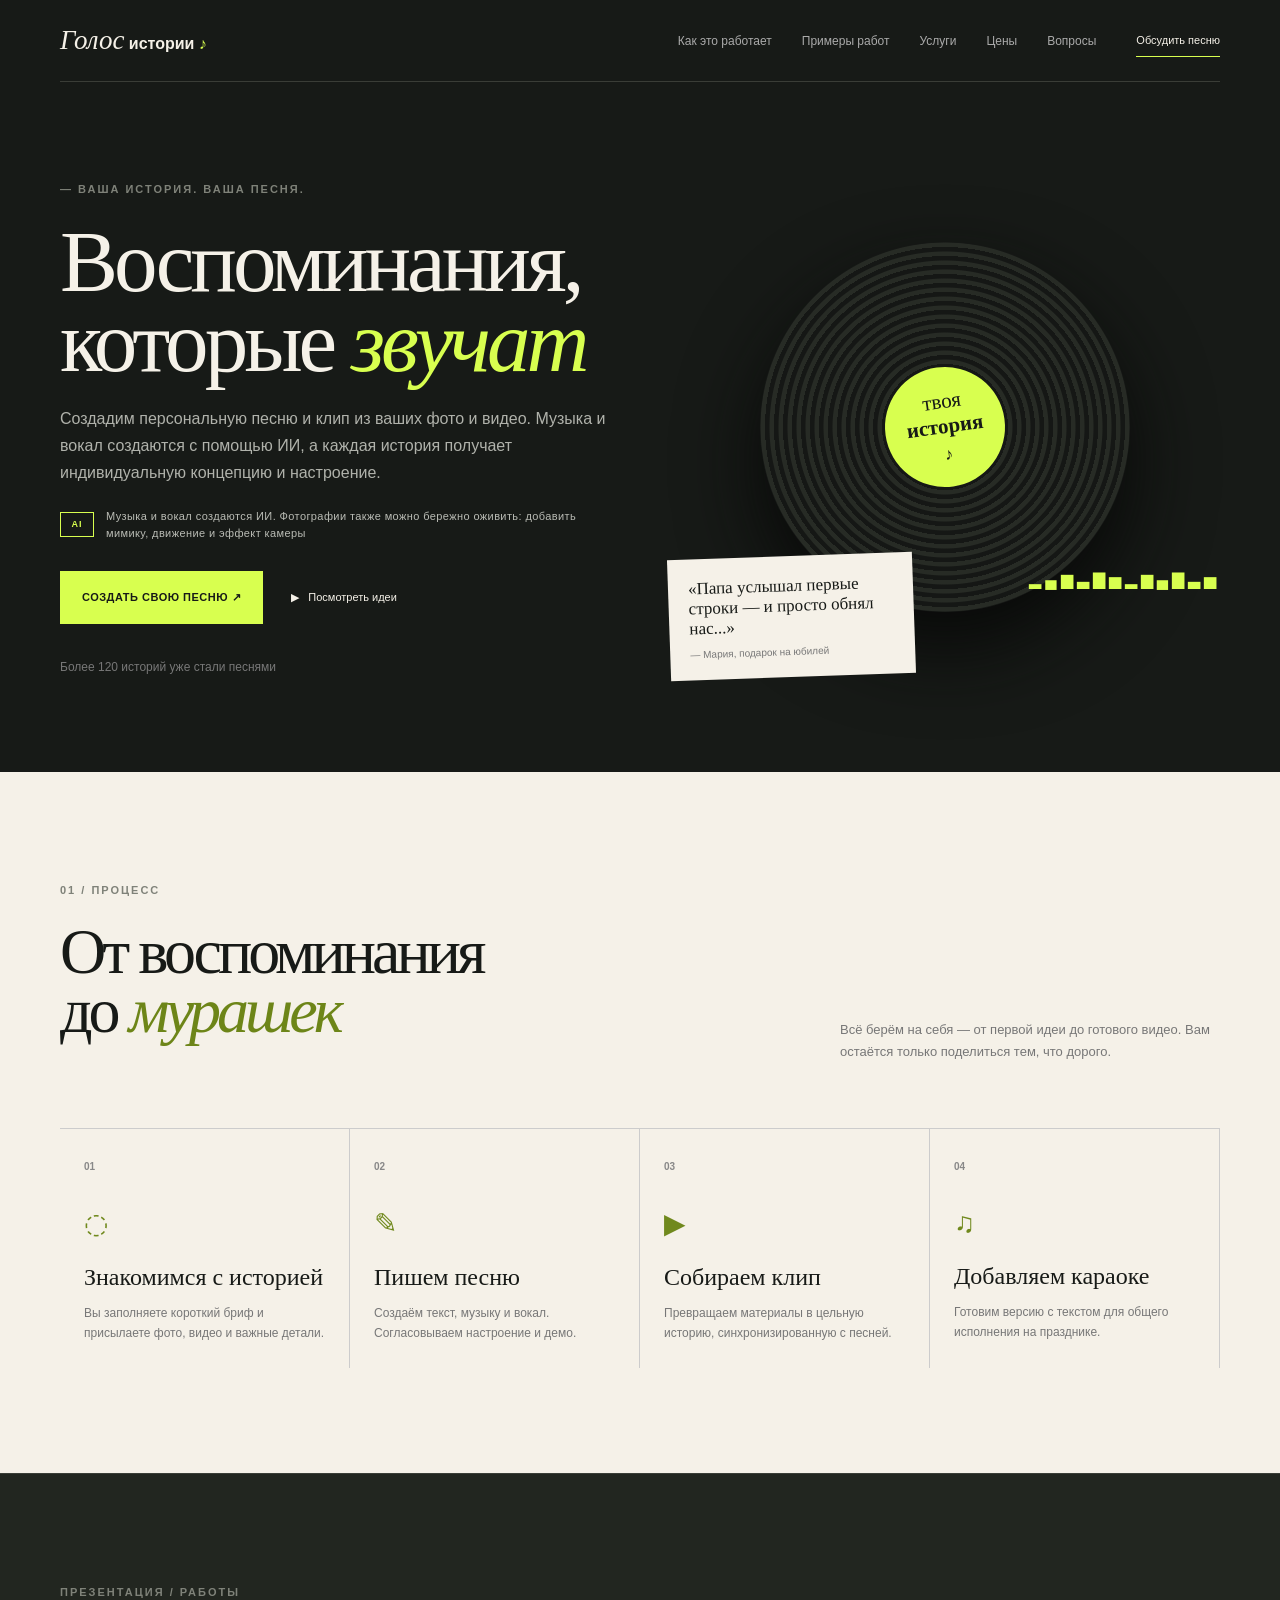
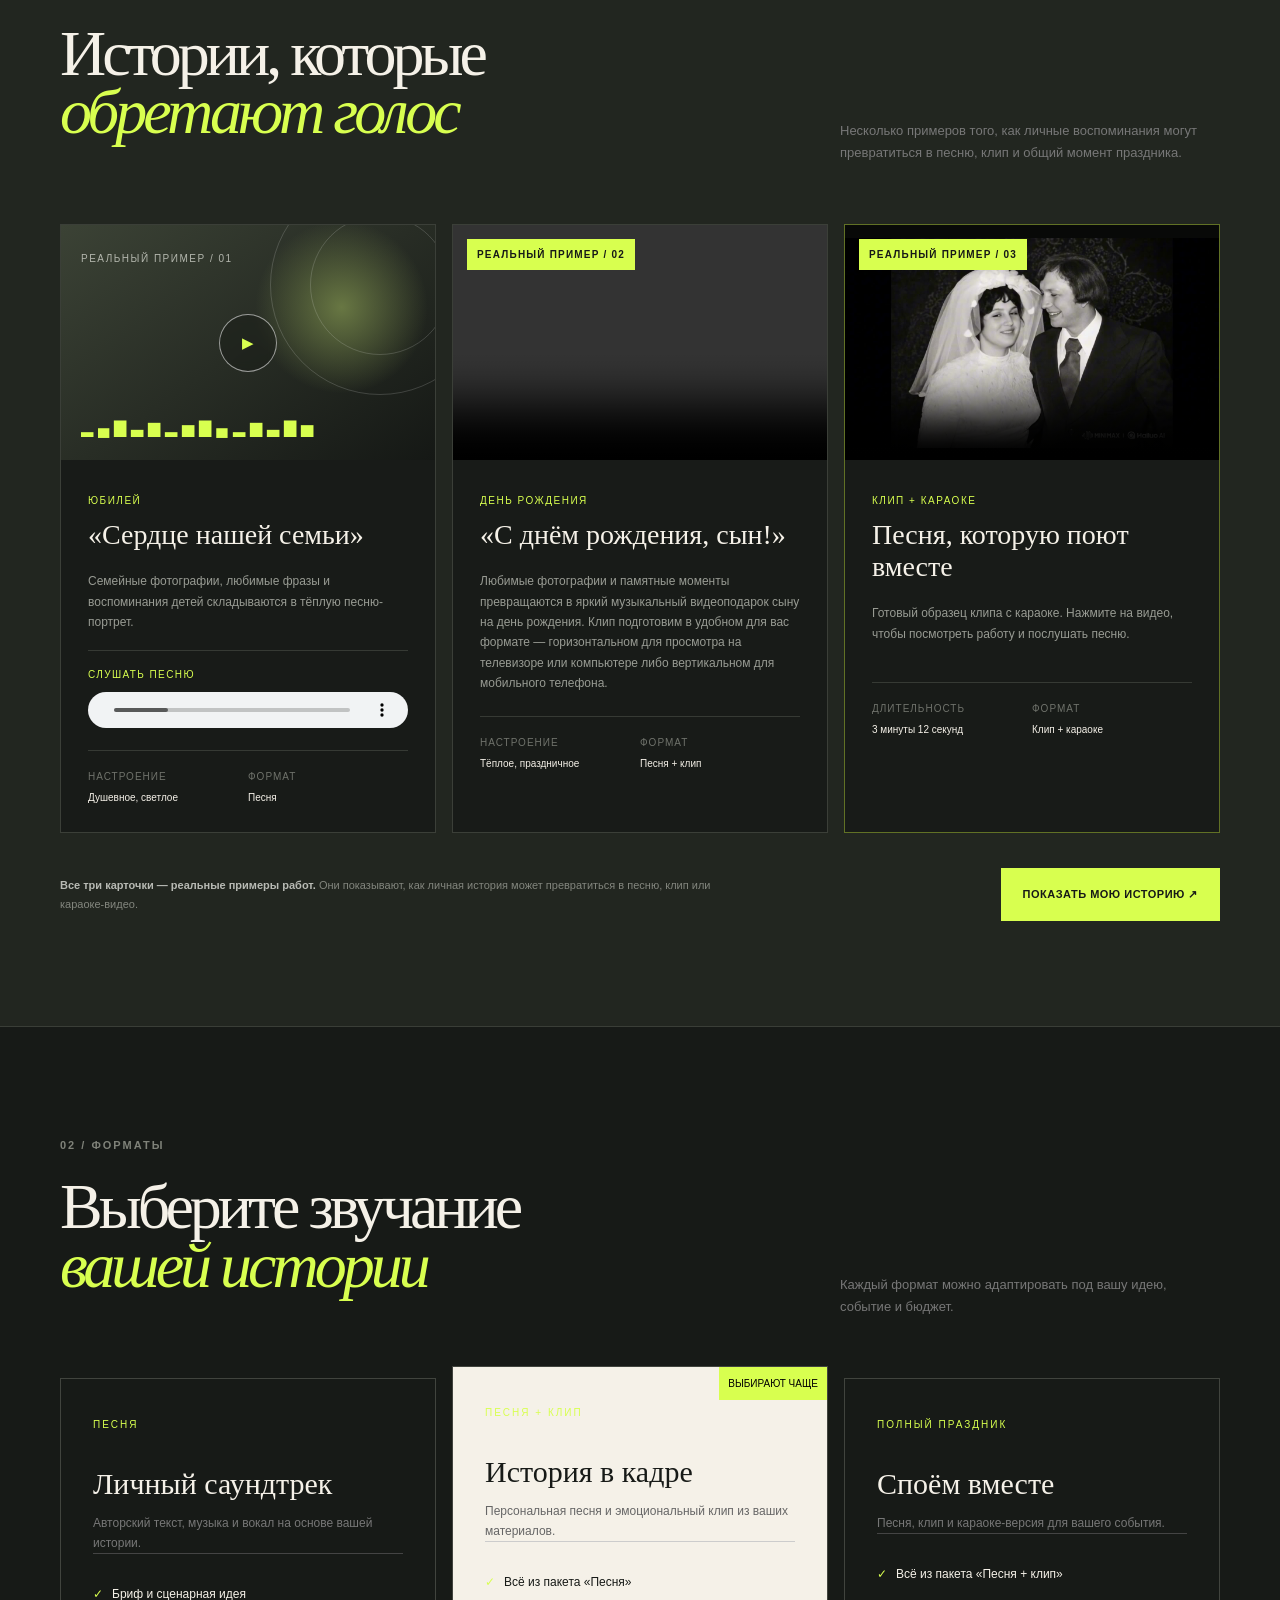
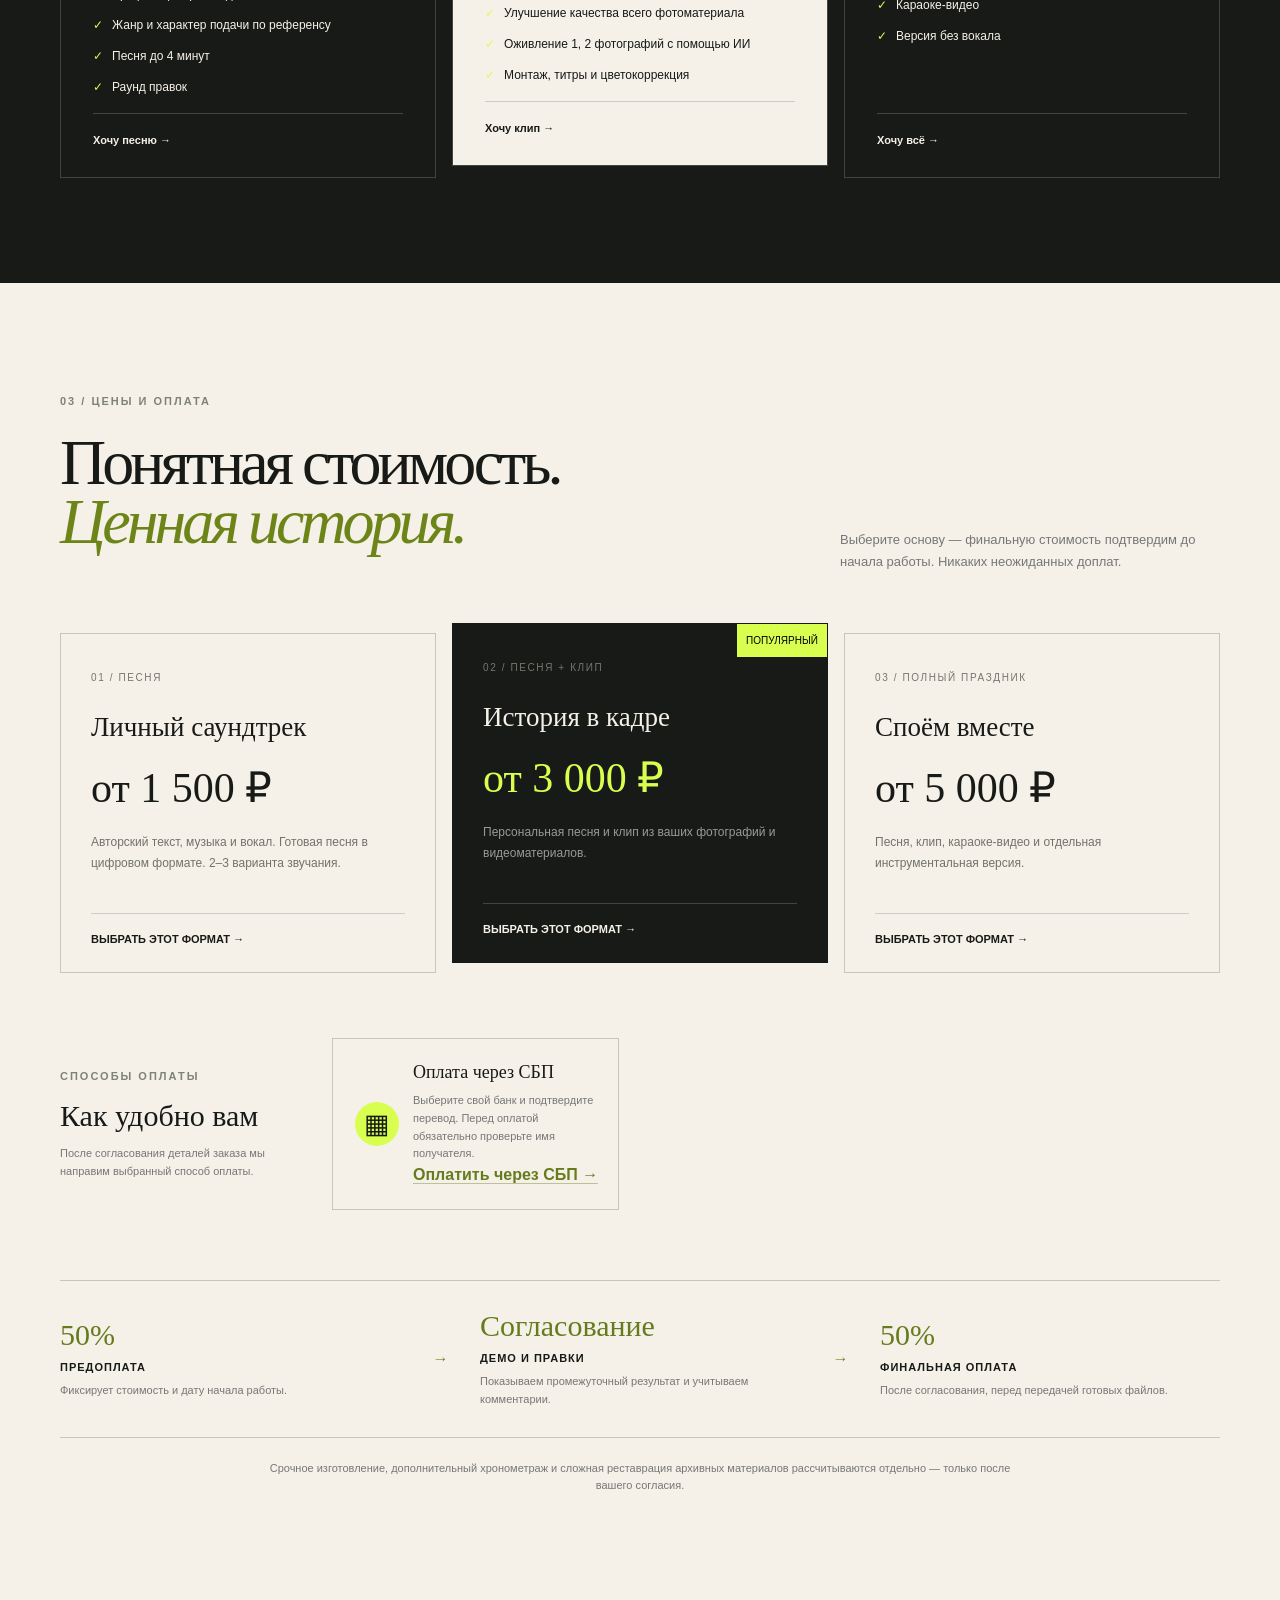
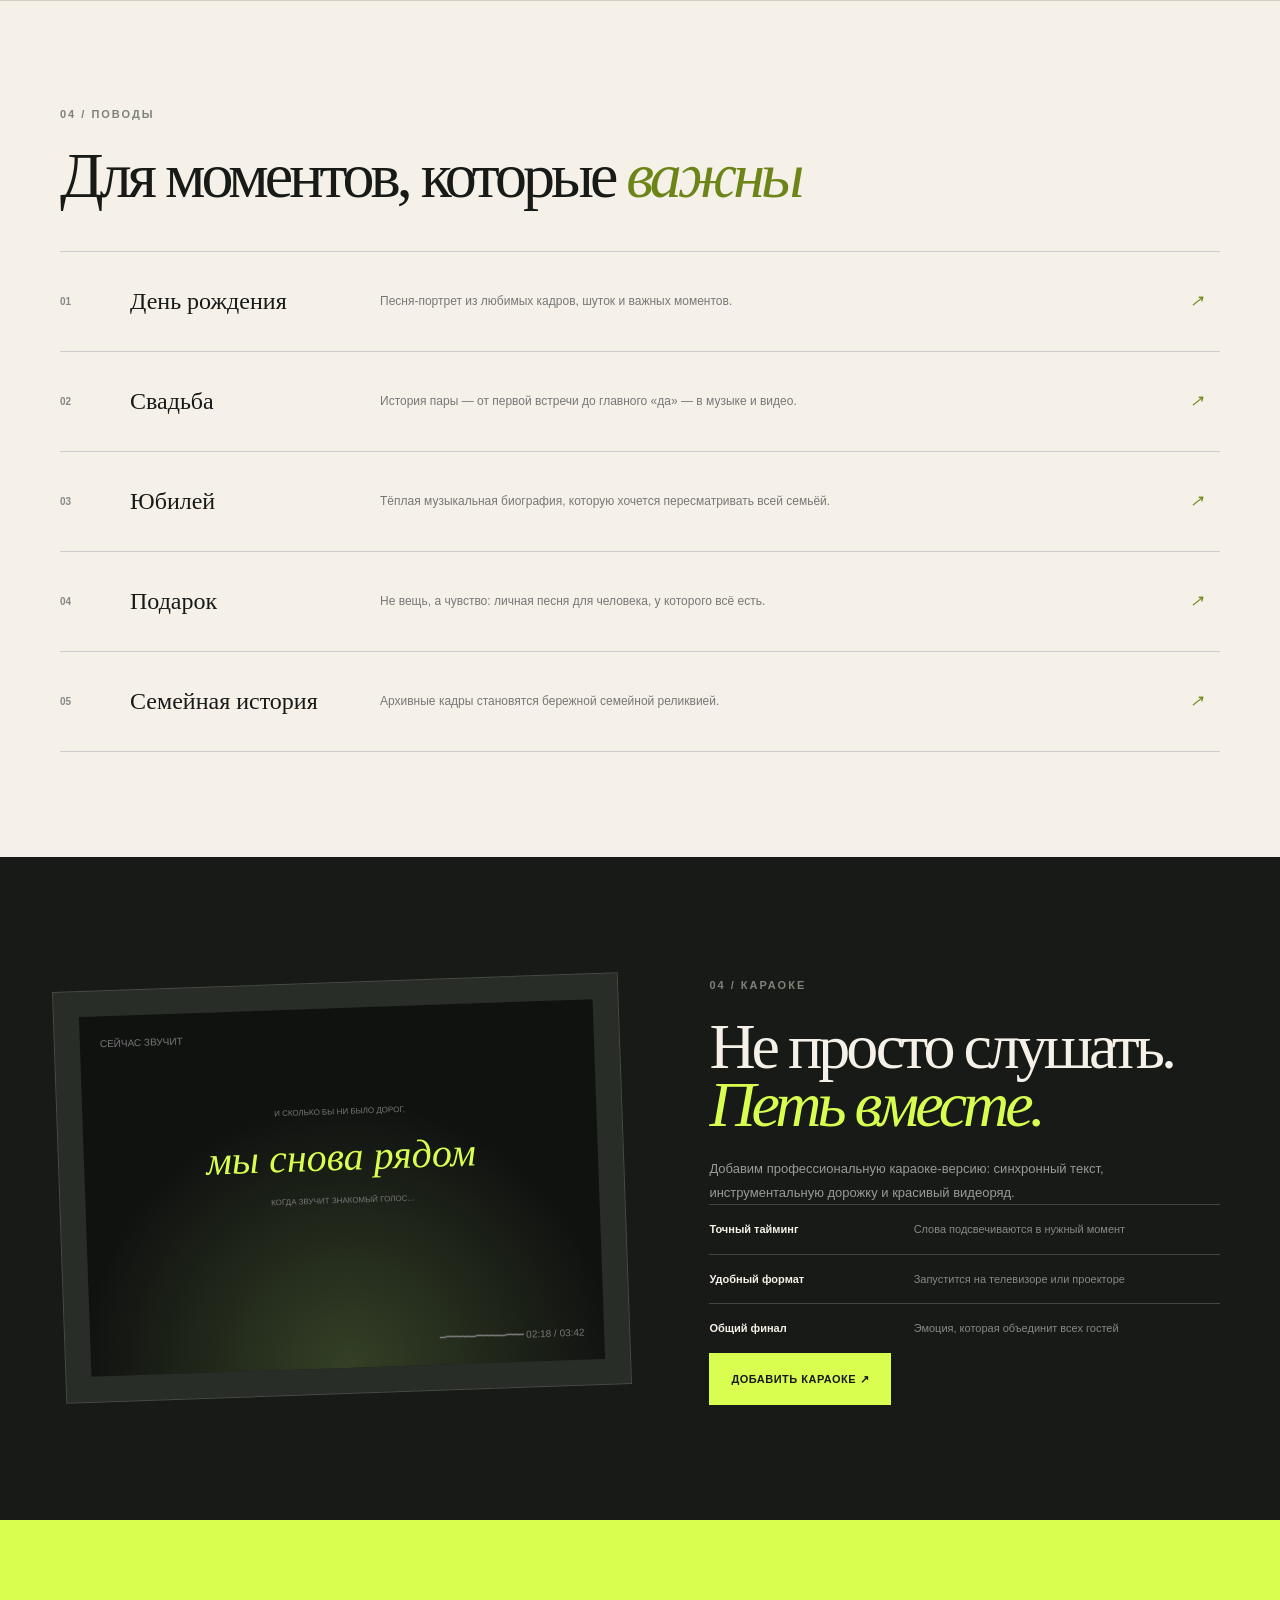
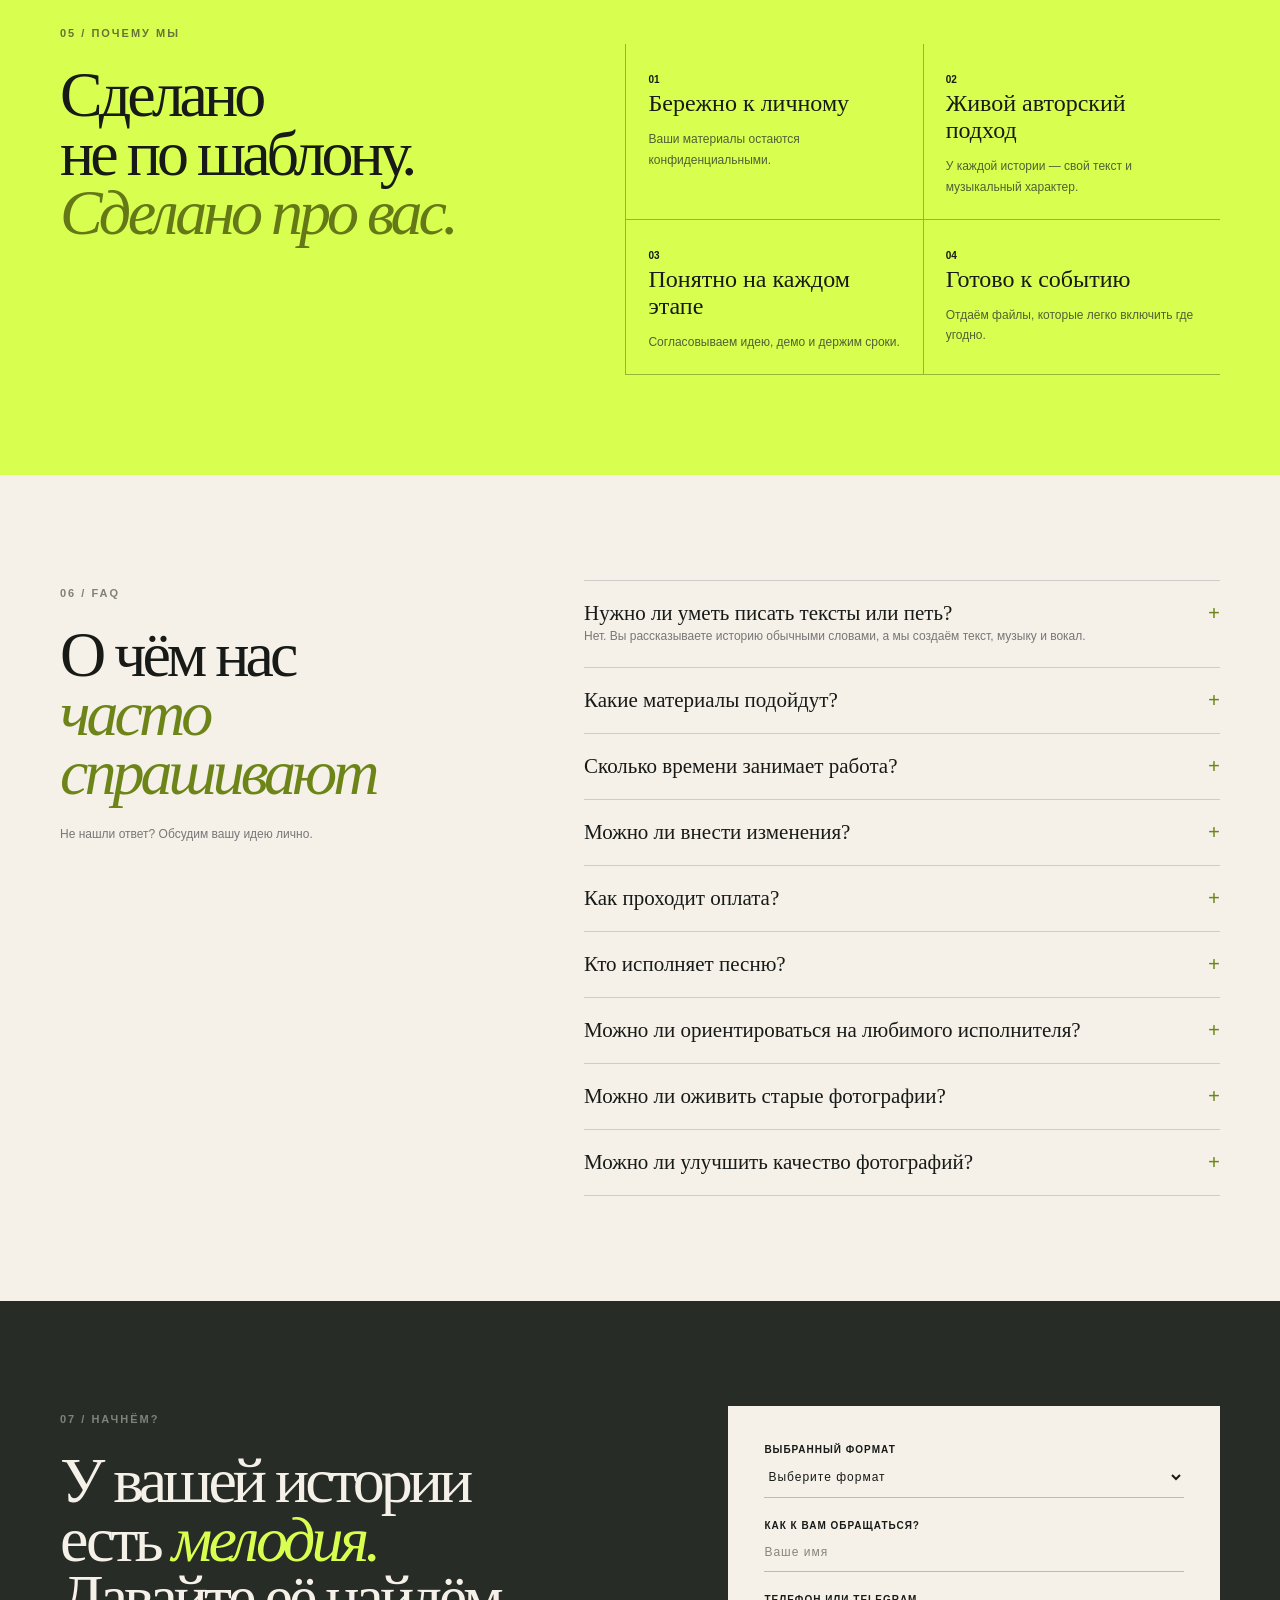
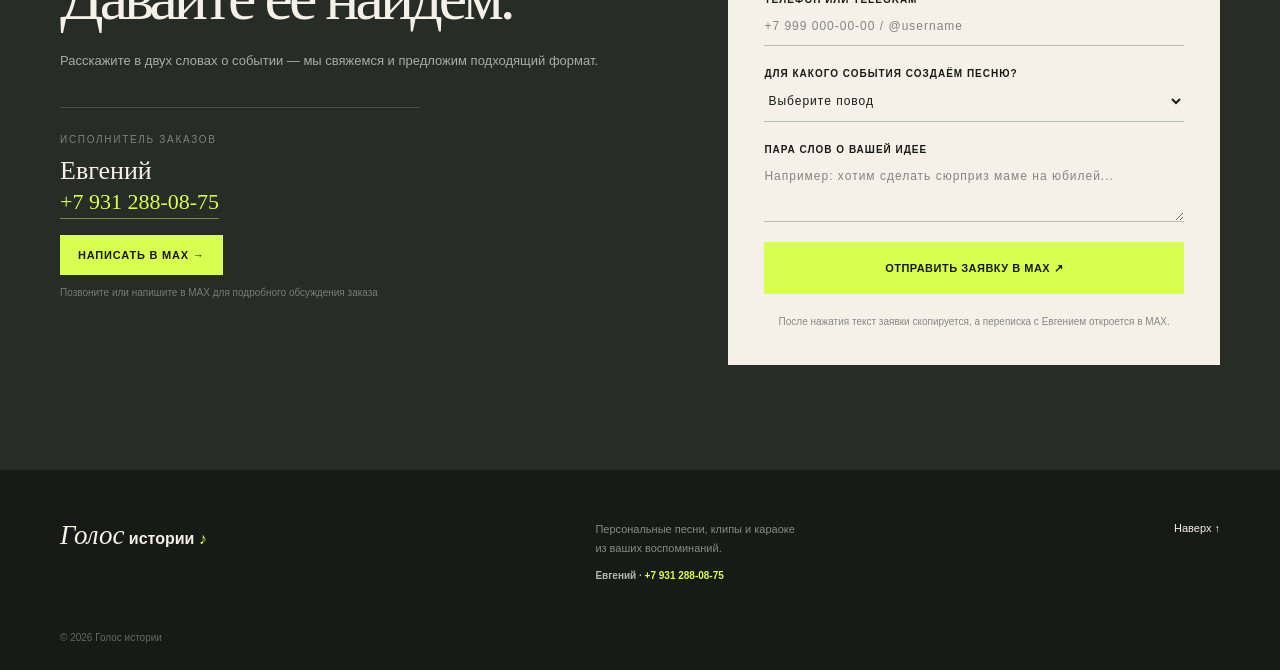
<file: index.html>
<!doctype html>
<html lang="ru">
<head>
  <meta charset="utf-8">
  <meta name="viewport" content="width=device-width,initial-scale=1,viewport-fit=cover">
  <!-- Yandex.Metrika counter -->
  <script>
  (function(m,e,t,r,i,k,a){
    m[i]=m[i]||function(){(m[i].a=m[i].a||[]).push(arguments)};
    m[i].l=1*new Date();
    for(var j=0;j<document.scripts.length;j++){if(document.scripts[j].src===r){return;}}
    k=e.createElement(t),a=e.getElementsByTagName(t)[0],k.async=1,k.src=r,a.parentNode.insertBefore(k,a);
  })(window,document,'script','https://mc.yandex.ru/metrika/tag.js?id=112213235','ym');
  ym(112213235,'init',{ssr:true,webvisor:true,clickmap:true,ecommerce:'dataLayer',accurateTrackBounce:true,trackLinks:true});
  </script>
  <!-- /Yandex.Metrika counter -->
  <title>Песня на заказ и видеоподарок из фотографий — Голос истории</title>
  <meta name="description" content="Создаём персональные песни, клипы и караоке-видео из ваших фотографий и воспоминаний. Авторский текст, музыка и вокал. Песня на заказ — от 1 500 ₽.">
  <meta name="robots" content="index,follow,max-image-preview:large,max-snippet:-1,max-video-preview:-1">
  <meta name="theme-color" content="#171a17">
  <link rel="canonical" href="https://evgen1008.github.io/KaraokeStudioPro-Pages/">
  <link rel="sitemap" type="application/xml" href="sitemap.xml">
  <meta property="og:type" content="website">
  <meta property="og:locale" content="ru_RU">
  <meta property="og:site_name" content="Голос истории">
  <meta property="og:title" content="Песня на заказ и видеоподарок — Голос истории">
  <meta property="og:description" content="Персональная песня, клип и караоке-видео из ваших фотографий и воспоминаний. От 1 500 ₽.">
  <meta property="og:url" content="https://evgen1008.github.io/KaraokeStudioPro-Pages/">
  <meta property="og:image" content="https://evgen1008.github.io/KaraokeStudioPro-Pages/portfolio-sample.jpg">
  <meta property="og:image:alt" content="Голос истории — персональные песни и видеоподарки">
  <meta name="twitter:card" content="summary_large_image">
  <link rel="stylesheet" href="style.css">
  <script type="application/ld+json">
  {
    "@context": "https://schema.org",
    "@graph": [
      {
        "@type": "WebSite",
        "@id": "https://evgen1008.github.io/KaraokeStudioPro-Pages/#website",
        "url": "https://evgen1008.github.io/KaraokeStudioPro-Pages/",
        "name": "Голос истории",
        "description": "Персональные песни, клипы и караоке-видео из фотографий и воспоминаний.",
        "inLanguage": "ru-RU"
      },
      {
        "@type": "Organization",
        "@id": "https://evgen1008.github.io/KaraokeStudioPro-Pages/#organization",
        "name": "Голос истории",
        "url": "https://evgen1008.github.io/KaraokeStudioPro-Pages/",
        "telephone": "+79312880875",
        "contactPoint": {
          "@type": "ContactPoint",
          "telephone": "+79312880875",
          "contactType": "customer service",
          "availableLanguage": "Russian"
        }
      },
      {
        "@type": "Service",
        "@id": "https://evgen1008.github.io/KaraokeStudioPro-Pages/#service",
        "name": "Персональные песни и видеоподарки на заказ",
        "serviceType": "Создание персональных песен, клипов и караоке-видео",
        "provider": {
          "@id": "https://evgen1008.github.io/KaraokeStudioPro-Pages/#organization"
        },
        "areaServed": {
          "@type": "Country",
          "name": "Россия"
        },
        "offers": {
          "@type": "AggregateOffer",
          "priceCurrency": "RUB",
          "lowPrice": "1500",
          "highPrice": "5000",
          "offerCount": "3"
        }
      }
    ]
  }
  </script>
</head>
<body>
<noscript><div><img src="https://mc.yandex.ru/watch/112213235" style="position:absolute;left:-9999px" alt=""></div></noscript>
<main><header class="nav shell"><a class="logo" href="#top"><i>Голос</i> истории <b>♪</b></a><nav><a href="#how">Как это работает</a><a href="#works">Примеры работ</a><a href="#services">Услуги</a><a href="#pricing">Цены</a><a href="#faq">Вопросы</a></nav><a class="navcta" href="#contact">Обсудить песню</a></header><section class="hero shell" id="top"><div class="heroCopy"><span class="kicker">— ВАША ИСТОРИЯ. ВАША ПЕСНЯ.</span><h1>Воспоминания,<br/>которые <em>звучат</em></h1><p>Создадим персональную песню и клип из ваших фото и видео. Музыка и вокал создаются с помощью ИИ, а каждая история получает индивидуальную концепцию и настроение.</p><div class="aiNote"><b>AI</b><span>Музыка и вокал создаются ИИ. Фотографии также можно бережно оживить: добавить мимику, движение и эффект камеры</span></div><div class="actions"><a class="btn" href="#contact">Создать свою песню ↗</a><a href="#occasions">▶   Посмотреть идеи</a></div><small>Более 120 историй уже стали песнями</small></div><div class="vinyl" aria-hidden="true"><div class="disc"><span>твоя<br/><b>история</b><small>♪</small></span></div><div class="wave">▂▄▆▃▇▅▂▆▄▇▃▅</div><blockquote>«Папа услышал первые строки — и просто обнял нас...»<small>— Мария, подарок на юбилей</small></blockquote></div></section><section class="paper" id="how"><div class="shell"><div class="heading"><div><span class="number">01 / ПРОЦЕСС</span><h2>От воспоминания<br/>до <em>мурашек</em></h2></div><p>Всё берём на себя — от первой идеи до готового видео. Вам остаётся только поделиться тем, что дорого.</p></div><div class="steps"><article><b>01</b><i>◌</i><h3>Знакомимся с историей</h3><p>Вы заполняете короткий бриф и присылаете фото, видео и важные детали.</p></article><article><b>02</b><i>✎</i><h3>Пишем песню</h3><p>Создаём текст, музыку и вокал. Согласовываем настроение и демо.</p></article><article><b>03</b><i>▶</i><h3>Собираем клип</h3><p>Превращаем материалы в цельную историю, синхронизированную с песней.</p></article><article><b>04</b><i>♫</i><h3>Добавляем караоке</h3><p>Готовим версию с текстом для общего исполнения на празднике.</p></article></div></div></section><section class="works" id="works"><div class="shell"><div class="heading dark"><div><span class="number">ПРЕЗЕНТАЦИЯ / РАБОТЫ</span><h2>Истории, которые<br/><em>обретают голос</em></h2></div><p>Несколько примеров того, как личные воспоминания могут превратиться в песню, клип и общий момент праздника.</p></div><div class="workGrid"><article class="workCard workBirthday"><div class="workCover"><span>РЕАЛЬНЫЙ ПРИМЕР / 01</span><button type="button" aria-label="Реальный пример">▶</button><div class="workWave">▂▄▇▃▆▂▅▇▄▂▆▃▇▅</div></div><div class="workInfo"><div><small>ЮБИЛЕЙ</small><h3>«Сердце нашей семьи»</h3></div><p>Семейные фотографии, любимые фразы и воспоминания детей складываются в тёплую песню-портрет.</p><div class="workAudio"><span>СЛУШАТЬ ПЕСНЮ</span><audio controls preload="metadata" src="heart-of-family.mp3">Ваш браузер не поддерживает аудио.</audio></div><dl><div><dt>НАСТРОЕНИЕ</dt><dd>Душевное, светлое</dd></div><div><dt>ФОРМАТ</dt><dd>Песня</dd></div></dl></div></article><article class="workCard workWedding"><div class="realVideo weddingVideo"><video controls preload="metadata"><source src="wedding-sample.mp4" type="video/mp4"/>Ваш браузер не поддерживает видео.</video><span>РЕАЛЬНЫЙ ПРИМЕР / 02</span></div><div class="workInfo"><div><small>ДЕНЬ РОЖДЕНИЯ</small><h3>«С днём рождения, сын!»</h3></div><p>Любимые фотографии и памятные моменты превращаются в яркий музыкальный видеоподарок сыну на день рождения. Клип подготовим в удобном для вас формате — горизонтальном для просмотра на телевизоре или компьютере либо вертикальном для мобильного телефона.</p><dl><div><dt>НАСТРОЕНИЕ</dt><dd>Тёплое, праздничное</dd></div><div><dt>ФОРМАТ</dt><dd>Песня + клип</dd></div></dl></div></article><article class="workCard workReal"><div class="realVideo"><video controls preload="metadata" poster="portfolio-sample.jpg"><source src="portfolio-sample.mp4" type="video/mp4"/>Ваш браузер не поддерживает видео.</video><span>РЕАЛЬНЫЙ ПРИМЕР / 03</span></div><div class="workInfo"><div><small>КЛИП + КАРАОКЕ</small><h3>Песня, которую поют вместе</h3></div><p>Готовый образец клипа с караоке. Нажмите на видео, чтобы посмотреть работу и послушать песню.</p><dl><div><dt>ДЛИТЕЛЬНОСТЬ</dt><dd>3 минуты 12 секунд</dd></div><div><dt>ФОРМАТ</dt><dd>Клип + караоке</dd></div></dl></div></article></div><div class="worksFoot"><p><b>Все три карточки — реальные примеры работ.</b> Они показывают, как личная история может превратиться в песню, клип или караоке-видео.</p><a class="btn" href="#contact">Показать мою историю ↗</a></div></div></section><section class="services shell" id="services"><div class="heading dark"><div><span class="number">02 / ФОРМАТЫ</span><h2>Выберите звучание<br/><em>вашей истории</em></h2></div><p>Каждый формат можно адаптировать под вашу идею, событие и бюджет.</p></div><div class="cards"><article><label>ПЕСНЯ</label><h3>Личный саундтрек</h3><p>Авторский текст, музыка и вокал на основе вашей истории.</p><ul><li>Бриф и сценарная идея</li><li>Жанр и характер подачи по референсу</li><li>Песня до 4 минут</li><li>Раунд правок</li></ul><a href="#contact">Хочу песню →</a></article><article class="chosen"><label>ПЕСНЯ + КЛИП</label><mark>ВЫБИРАЮТ ЧАЩЕ</mark><h3>История в кадре</h3><p>Персональная песня и эмоциональный клип из ваших материалов.</p><ul><li>Всё из пакета «Песня»</li><li>Улучшение качества всего фотоматериала</li><li>Оживление 1, 2 фотографий с помощью ИИ</li><li>Монтаж, титры и цветокоррекция</li></ul><a href="#contact">Хочу клип →</a></article><article><label>ПОЛНЫЙ ПРАЗДНИК</label><h3>Споём вместе</h3><p>Песня, клип и караоке-версия для вашего события.</p><ul><li>Всё из пакета «Песня + клип»</li><li>Караоке-видео</li><li>Версия без вокала</li></ul><a href="#contact">Хочу всё →</a></article></div></section><section class="pricing paper" id="pricing"><div class="shell"><div class="heading"><div><span class="number">03 / ЦЕНЫ И ОПЛАТА</span><h2>Понятная стоимость.<br/><em>Ценная история.</em></h2></div><p>Выберите основу — финальную стоимость подтвердим до начала работы. Никаких неожиданных доплат.</p></div><div class="priceGrid"><article><span>01 / ПЕСНЯ</span><h3>Личный саундтрек</h3><div class="price">от 1 500 ₽</div><p>Авторский текст, музыка и вокал. Готовая песня в цифровом формате. 2–3 варианта звучания.</p><a href="#contact" data-plan="Личный саундтрек — от 1 500 ₽">Выбрать этот формат →</a></article><article class="priceMain"><span>02 / ПЕСНЯ + КЛИП</span><mark>ПОПУЛЯРНЫЙ</mark><h3>История в кадре</h3><div class="price">от 3 000 ₽</div><p>Персональная песня и клип из ваших фотографий и видеоматериалов.</p><a href="#contact" data-plan="История в кадре — от 3 000 ₽">Выбрать этот формат →</a></article><article><span>03 / ПОЛНЫЙ ПРАЗДНИК</span><h3>Споём вместе</h3><div class="price">от 5 000 ₽</div><p>Песня, клип, караоке-видео и отдельная инструментальная версия.</p><a href="#contact" data-plan="Споём вместе — от 5 000 ₽">Выбрать этот формат →</a></article></div><div class="payMethods"><div class="payTitle"><span class="number">СПОСОБЫ ОПЛАТЫ</span><h3>Как удобно вам</h3><p>После согласования деталей заказа мы направим выбранный способ оплаты.</p></div><article><i class="qrMini">▦</i><div><b>Оплата через СБП</b><p>Выберите свой банк и подтвердите перевод. Перед оплатой обязательно проверьте имя получателя.</p><a class="payPhone" href="https://c2c.cbrpay.ru/BS1I003VVVKHDC1O87EBNMRV25IAQJI3" target="_blank" rel="noopener noreferrer" id="sbpPayLink">Оплатить через СБП →</a></div></article></div><div class="payment"><div><b>50%</b><span>Предоплата</span><p>Фиксирует стоимость и дату начала работы.</p></div><i>→</i><div><b>Согласование</b><span>Демо и правки</span><p>Показываем промежуточный результат и учитываем комментарии.</p></div><i>→</i><div><b>50%</b><span>Финальная оплата</span><p>После согласования, перед передачей готовых файлов.</p></div></div><p class="priceNote">Срочное изготовление, дополнительный хронометраж и сложная реставрация архивных материалов рассчитываются отдельно — только после вашего согласия.</p></div></section><section class="paper occasions" id="occasions"><div class="shell"><span class="number">04 / ПОВОДЫ</span><h2>Для моментов, которые <em>важны</em></h2><div class="occasionList"><article><b>01</b><h3>День рождения</h3><p>Песня-портрет из любимых кадров, шуток и важных моментов.</p><i>↗</i></article><article><b>02</b><h3>Свадьба</h3><p>История пары — от первой встречи до главного «да» — в музыке и видео.</p><i>↗</i></article><article><b>03</b><h3>Юбилей</h3><p>Тёплая музыкальная биография, которую хочется пересматривать всей семьёй.</p><i>↗</i></article><article><b>04</b><h3>Подарок</h3><p>Не вещь, а чувство: личная песня для человека, у которого всё есть.</p><i>↗</i></article><article><b>05</b><h3>Семейная история</h3><p>Архивные кадры становятся бережной семейной реликвией.</p><i>↗</i></article></div></div></section><section class="karaoke shell"><div class="screen"><span>СЕЙЧАС ЗВУЧИТ</span><div><small>И СКОЛЬКО БЫ НИ БЫЛО ДОРОГ,</small><strong>мы снова рядом</strong><small>КОГДА ЗВУЧИТ ЗНАКОМЫЙ ГОЛОС...</small></div><footer>━━━━━━━━━━━━━━ 02:18 / 03:42</footer></div><div><span class="number">04 / КАРАОКЕ</span><h2>Не просто слушать.<br/><em>Петь вместе.</em></h2><p>Добавим профессиональную караоке-версию: синхронный текст, инструментальную дорожку и красивый видеоряд.</p><ul><li><b>Точный тайминг</b>Слова подсвечиваются в нужный момент</li><li><b>Удобный формат</b>Запустится на телевизоре или проекторе</li><li><b>Общий финал</b>Эмоция, которая объединит всех гостей</li></ul><a class="btn" href="#contact">Добавить караоке ↗</a></div></section><section class="lime"><div class="shell"><span class="number">05 / ПОЧЕМУ МЫ</span><div class="benefits"><h2>Сделано<br/>не по шаблону.<br/><em>Сделано про вас.</em></h2><div><article><b>01</b><h3>Бережно к личному</h3><p>Ваши материалы остаются конфиденциальными.</p></article><article><b>02</b><h3>Живой авторский подход</h3><p>У каждой истории — свой текст и музыкальный характер.</p></article><article><b>03</b><h3>Понятно на каждом этапе</h3><p>Согласовываем идею, демо и держим сроки.</p></article><article><b>04</b><h3>Готово к событию</h3><p>Отдаём файлы, которые легко включить где угодно.</p></article></div></div></div></section><section class="paper faq shell" id="faq"><div><span class="number">06 / FAQ</span><h2>О чём нас<br/><em>часто спрашивают</em></h2><p>Не нашли ответ? Обсудим вашу идею лично.</p></div><div><details open=""><summary>Нужно ли уметь писать тексты или петь? <b>+</b></summary><p>Нет. Вы рассказываете историю обычными словами, а мы создаём текст, музыку и вокал.</p></details><details><summary>Какие материалы подойдут? <b>+</b></summary><p>Фото, видео, голосовые сообщения, даты, фразы и любые важные детали.</p></details><details><summary>Сколько времени занимает работа? <b>+</b></summary><p>Обычно 7–14 дней — в зависимости от формата и объёма материалов.</p></details><details><summary>Можно ли внести изменения? <b>+</b></summary><p>Да. Вы услышите демо и сможете оставить комментарии до финальной версии.</p></details><details><summary>Как проходит оплата? <b>+</b></summary><p>После согласования заказа можно оплатить через СБП. Работа начинается после поступления предоплаты 50%. Оставшаяся сумма оплачивается после согласования результата, перед передачей финальных файлов.</p></details><details><summary>Кто исполняет песню? <b>+</b></summary><p>Музыка и вокал создаются с помощью искусственного интеллекта по индивидуально подготовленной концепции. Мы подбираем стиль, настроение и характер голоса под вашу историю.</p></details><details><summary>Можно ли ориентироваться на любимого исполнителя? <b>+</b></summary><p>Да. Известного исполнителя можно указать как творческий ориентир: мы учтём близкий жанр, эпоху, темп, инструменты, энергетику и общий характер подачи. При этом не копируем конкретный голос или точную узнаваемую манеру — песня останется оригинальной.</p></details><details><summary>Можно ли оживить старые фотографии? <b>+</b></summary><p>Да. С помощью ИИ можно добавить фотографии лёгкое естественное движение, мимику и эффект движения камеры. Возможность и стиль анимации согласуем заранее, чтобы сохранить бережное отношение к оригиналу.</p></details><details><summary>Можно ли улучшить качество фотографий? <b>+</b></summary><p>Да. Весь фотоматериал может быть обработан: повысим чёткость и разрешение, уберём шум и мелкие дефекты, скорректируем цвет и контраст. Степень обработки согласуем, чтобы лица и важные детали сохранили естественный вид.</p></details></div></section><!-- Блок отзывов подготовлен и остаётся скрытым до появления настоящих отзывов. --><section class="reviews paper" id="reviews" hidden aria-labelledby="reviews-title"><div class="shell"><div class="heading"><div><span class="number">ОТЗЫВЫ КЛИЕНТОВ</span><h2 id="reviews-title">Истории тех,<br/>кто уже <em>услышал своё</em></h2></div><p>Только настоящие впечатления заказчиков и их близких.</p></div><div class="reviewGrid" aria-live="polite"></div></div></section><section class="contact" id="contact"><div class="shell contactGrid"><div><span class="number">07 / НАЧНЁМ?</span><h2>У вашей истории<br/>есть <em>мелодия.</em><br/>Давайте её найдём.</h2><p>Расскажите в двух словах о событии — мы свяжемся и предложим подходящий формат.</p><div class="contactPerson"><span>ИСПОЛНИТЕЛЬ ЗАКАЗОВ</span><b>Евгений</b><a href="tel:+79312880875">+7 931 288-08-75</a><a class="maxContact" href="https://max.ru/u/f9LHodD0cOI10yokd2uFEhbuRlQbrvPo8f5UNcX7BkbQFvby5cihurAZTSA" target="_blank" rel="noreferrer">Написать в MAX →</a><small>Позвоните или напишите в MAX для подробного обсуждения заказа</small></div></div><form id="orderForm"><label>Выбранный формат<select name="plan" required><option value="" disabled selected>Выберите формат</option><option>Личный саундтрек — от 1 500 ₽</option><option>История в кадре — от 3 000 ₽</option><option>Споём вместе — от 5 000 ₽</option></select></label><label>Как к вам обращаться?<input name="customerName" required autocomplete="name" placeholder="Ваше имя"/></label><label>Телефон или Telegram<input name="contact" type="tel" required autocomplete="tel" placeholder="+7 999 000-00-00 / @username"/></label><label>Для какого события создаём песню?<select name="occasion" required><option value="" disabled selected>Выберите повод</option><option>День рождения</option><option>Свадьба</option><option>Юбилей</option><option>Подарок</option><option>Семейная история</option></select></label><label>Пара слов о вашей идее<textarea name="idea" placeholder="Например: хотим сделать сюрприз маме на юбилей..."></textarea></label><p class="formError" role="alert" hidden></p><button class="btn" type="submit">Отправить заявку в MAX ↗</button><small>После нажатия текст заявки скопируется, а переписка с Евгением откроется в MAX.</small></form></div></section><footer class="siteFooter shell"><a class="logo" href="#top"><i>Голос</i> истории <b>♪</b></a><p>Персональные песни, клипы и караоке<br/>из ваших воспоминаний.<br/><strong>Евгений · <a href="tel:+79312880875">+7 931 288-08-75</a></strong></p><a href="#top">Наверх ↑</a><small>© 2026 Голос истории</small></footer></main>
<script>
if ('scrollRestoration' in history) history.scrollRestoration = 'manual';
function resetPagePosition() {
  if (location.hash) history.replaceState(null, '', location.pathname + location.search);
  scrollTo({ top: 0, left: 0, behavior: 'auto' });
}
resetPagePosition();
requestAnimationFrame(resetPagePosition);
addEventListener('pageshow', resetPagePosition);

const SESSION_KEY='golos_history_session_id';
let GOLOS_SESSION=sessionStorage.getItem(SESSION_KEY);
if(!GOLOS_SESSION){
  const bytes=new Uint8Array(2);
  crypto.getRandomValues(bytes);
  GOLOS_SESSION=Array.from(bytes,b=>b.toString(16).padStart(2,'0')).join('').toUpperCase();
  sessionStorage.setItem(SESSION_KEY,GOLOS_SESSION);
}

const METRIKA_ID=112213235;
function reachGoal(name,params){
  if(typeof window.ym==='function') window.ym(METRIKA_ID,'reachGoal',name,params||{});
}
document.querySelectorAll('a[href*="max.ru"]').forEach(link=>{
  link.addEventListener('click',()=>reachGoal('max_click'));
});
document.getElementById('sbpPayLink')?.addEventListener('click',()=>reachGoal('sbp_click'));
document.querySelectorAll('audio,video').forEach(media=>{
  media.addEventListener('play',()=>{
    const file=(media.currentSrc||media.querySelector('source')?.src||'').split('/').pop();
    reachGoal('media_play',{media_type:media.tagName.toLowerCase(),media_file:file});
    fetch('https://golos-history-notify.evgeniy10081975.workers.dev', {
      method:'POST',
      headers:{'Content-Type':'application/json'},
      body:JSON.stringify({
        event:'media_play',
        page:document.title || 'Главная',
        media:file,
        session:GOLOS_SESSION
      })
    }).catch(()=>{});
  },{once:true});
});

const orderForm=document.getElementById('orderForm'),planSelect=orderForm?.querySelector('[name="plan"]');
document.querySelectorAll('[data-plan]').forEach(link=>link.addEventListener('click',()=>{if(planSelect)planSelect.value=link.dataset.plan||'';}));
orderForm?.addEventListener('submit',function(event){
  event.preventDefault();
  const error=this.querySelector('.formError'),data=new FormData(this);
  const plan=String(data.get('plan')||'Не выбран'),customerName=String(data.get('customerName')||''),contact=String(data.get('contact')||''),occasion=String(data.get('occasion')||''),idea=String(data.get('idea')||'Не указано');
  const message=['Здравствуйте, Евгений! Хочу заказать песню на сайте «Голос истории».','',`Выбранный формат: ${plan}`,`Имя: ${customerName}`,`Телефон или Telegram: ${contact}`,`Событие: ${occasion}`,`Идея: ${idea}`].join('\n');
  reachGoal('form_submit',{selected_plan:plan,occasion:occasion});
  const maxUrl='https://max.ru/u/f9LHodD0cOI10yokd2uFEhbuRlQbrvPo8f5UNcX7BkbQFvby5cihurAZTSA';
  const maxWindow=window.open(maxUrl,'_blank','noopener,noreferrer');
  const done=()=>{this.innerHTML='<div class="thanks"><h3>Заявка скопирована ♪</h3><p>Переписка в MAX открыта. Вставьте подготовленный текст в сообщение и нажмите «Отправить».</p><a class="btn" href="'+maxUrl+'" target="_blank" rel="noreferrer">Открыть MAX ещё раз →</a></div>';};
  const failed=()=>{error.textContent='MAX открыт. Скопируйте данные из формы и отправьте их Евгению сообщением.';error.hidden=false;};
  error.hidden=true;
  if(navigator.clipboard?.writeText){navigator.clipboard.writeText(message).then(done).catch(failed);}else{const field=document.createElement('textarea');field.value=message;field.style.position='fixed';field.style.opacity='0';document.body.appendChild(field);field.select();const copied=document.execCommand('copy');field.remove();copied?done():failed();}
  if(!maxWindow)location.href=maxUrl;
});
</script>
<script>
(function () {
  const key = 'golos_history_visit_notified';
  if (sessionStorage.getItem(key)) return;

  let source = 'Прямой переход';
  if (document.referrer) {
    try { source = new URL(document.referrer).hostname || document.referrer; }
    catch (_) { source = document.referrer; }
  }

  fetch('https://golos-history-notify.evgeniy10081975.workers.dev', {
    method: 'POST',
    headers: { 'Content-Type': 'application/json' },
    body: JSON.stringify({
      page: document.title || 'Главная',
      referrer: source,
      session:GOLOS_SESSION
    })
  }).then(function (response) {
    if (response.ok) sessionStorage.setItem(key, '1');
  }).catch(function () {});
})();
</script>
<script>
(function () {
  const endpoint = 'https://golos-history-notify.evgeniy10081975.workers.dev';

  function notifyOnce(key, eventName) {
    if (sessionStorage.getItem(key)) return;
    fetch(endpoint, {
      method: 'POST',
      headers: { 'Content-Type': 'application/json' },
      body: JSON.stringify({
        event: eventName,
        page: document.title || 'Главная',
        session:GOLOS_SESSION
      })
    }).then(function (response) {
      if (response.ok) sessionStorage.setItem(key, '1');
    }).catch(function () {});
  }

  const pricing = document.getElementById('pricing');
  if (pricing && !sessionStorage.getItem('golos_history_pricing_notified')) {
    const pricingObserver = new IntersectionObserver(function (entries, observer) {
      entries.forEach(function (entry) {
        if (entry.isIntersecting) {
          reachGoal('pricing_view');
          notifyOnce('golos_history_pricing_notified', 'pricing_view');
          observer.disconnect();
        }
      });
    }, { threshold: 0.25 });
    pricingObserver.observe(pricing);
  }

  const form = document.getElementById('orderForm');
  if (form) {
    form.addEventListener('focusin', function () {
      reachGoal('form_start');
      notifyOnce('golos_history_form_notified', 'form_start');
    }, { once: true });
  }

  document.querySelectorAll('a[href*="max.ru"]').forEach(function (link) {
    link.addEventListener('click', function () {
      notifyOnce('golos_history_max_notified', 'max_click');
    });
  });
})();
</script>
</body>
</html>
</file>
<file: style.css>
/*! tailwindcss v4.2.1 | MIT License | https://tailwindcss.com */
@layer theme{:root,:host{--font-sans:ui-sans-serif, system-ui, sans-serif, "Apple Color Emoji", "Segoe UI Emoji", "Segoe UI Symbol", "Noto Color Emoji";--font-mono:ui-monospace, SFMono-Regular, Menlo, Monaco, Consolas, "Liberation Mono", "Courier New", monospace;--spacing:.25rem;--default-font-family:var(--font-sans);--default-mono-font-family:var(--font-mono)}}@layer base{*,:after,:before{box-sizing:border-box;border:0 solid;margin:0;padding:0}::backdrop{box-sizing:border-box;border:0 solid;margin:0;padding:0}::file-selector-button{box-sizing:border-box;border:0 solid;margin:0;padding:0}html,:host{-webkit-text-size-adjust:100%;tab-size:4;line-height:1.5;font-family:var(--default-font-family,ui-sans-serif, system-ui, sans-serif, "Apple Color Emoji", "Segoe UI Emoji", "Segoe UI Symbol", "Noto Color Emoji");font-feature-settings:var(--default-font-feature-settings,normal);font-variation-settings:var(--default-font-variation-settings,normal);-webkit-tap-highlight-color:transparent}hr{height:0;color:inherit;border-top-width:1px}abbr:where([title]){-webkit-text-decoration:underline dotted;text-decoration:underline dotted}h1,h2,h3,h4,h5,h6{font-size:inherit;font-weight:inherit}a{color:inherit;-webkit-text-decoration:inherit;-webkit-text-decoration:inherit;-webkit-text-decoration:inherit;-webkit-text-decoration:inherit;text-decoration:inherit}b,strong{font-weight:bolder}code,kbd,samp,pre{font-family:var(--default-mono-font-family,ui-monospace, SFMono-Regular, Menlo, Monaco, Consolas, "Liberation Mono", "Courier New", monospace);font-feature-settings:var(--default-mono-font-feature-settings,normal);font-variation-settings:var(--default-mono-font-variation-settings,normal);font-size:1em}small{font-size:80%}sub,sup{vertical-align:baseline;font-size:75%;line-height:0;position:relative}sub{bottom:-.25em}sup{top:-.5em}table{text-indent:0;border-color:inherit;border-collapse:collapse}:-moz-focusring{outline:auto}progress{vertical-align:baseline}summary{display:list-item}ol,ul,menu{list-style:none}img,svg,video,canvas,audio,iframe,embed,object{vertical-align:middle;display:block}img,video{max-width:100%;height:auto}button,input,select,optgroup,textarea{font:inherit;font-feature-settings:inherit;font-variation-settings:inherit;letter-spacing:inherit;color:inherit;opacity:1;background-color:#0000;border-radius:0}::file-selector-button{font:inherit;font-feature-settings:inherit;font-variation-settings:inherit;letter-spacing:inherit;color:inherit;opacity:1;background-color:#0000;border-radius:0}:where(select:is([multiple],[size])) optgroup{font-weight:bolder}:where(select:is([multiple],[size])) optgroup option{padding-inline-start:20px}::file-selector-button{margin-inline-end:4px}::placeholder{opacity:1}@supports (not ((-webkit-appearance:-apple-pay-button))) or (contain-intrinsic-size:1px){::placeholder{color:currentColor}@supports (color:color-mix(in lab, red, red)){::placeholder{color:color-mix(in oklab, currentcolor 50%, transparent)}}}textarea{resize:vertical}::-webkit-search-decoration{-webkit-appearance:none}::-webkit-date-and-time-value{min-height:1lh;text-align:inherit}::-webkit-datetime-edit{display:inline-flex}::-webkit-datetime-edit-fields-wrapper{padding:0}::-webkit-datetime-edit{padding-block:0}::-webkit-datetime-edit-year-field{padding-block:0}::-webkit-datetime-edit-month-field{padding-block:0}::-webkit-datetime-edit-day-field{padding-block:0}::-webkit-datetime-edit-hour-field{padding-block:0}::-webkit-datetime-edit-minute-field{padding-block:0}::-webkit-datetime-edit-second-field{padding-block:0}::-webkit-datetime-edit-millisecond-field{padding-block:0}::-webkit-datetime-edit-meridiem-field{padding-block:0}::-webkit-calendar-picker-indicator{line-height:1}:-moz-ui-invalid{box-shadow:none}button,input:where([type=button],[type=reset],[type=submit]){-webkit-appearance:button;appearance:button}::file-selector-button{-webkit-appearance:button;appearance:button}::-webkit-inner-spin-button{height:auto}::-webkit-outer-spin-button{height:auto}[hidden]:where(:not([hidden=until-found])){display:none!important}}@layer components;@layer utilities{.relative{position:relative}.start{inset-inline-start:var(--spacing)}.inline{display:inline}.table{display:table}}:root{--ink:#171a17;--paper:#f5f1e8;--lime:#d8ff4f;--gray:#85877f}*{box-sizing:border-box}html{scroll-behavior:smooth}body{background:var(--ink);color:var(--paper);margin:0;font-family:Arial,sans-serif}a{color:inherit;text-decoration:none}.shell{width:min(1160px,100% - 64px);margin:auto}.nav{border-bottom:1px solid #3a3d37;align-items:center;gap:40px;height:82px;display:flex}.logo{font-weight:700}.logo i{font:italic 27px Georgia}.logo b,h1 em,h2 em{color:var(--lime)}.nav nav{color:#aaa;gap:30px;margin-left:auto;font-size:12px;display:flex}.navcta{border-bottom:1px solid var(--lime);padding:8px 0;font-size:11px}.hero{grid-template-columns:1.05fr .95fr;align-items:center;min-height:690px;display:grid;position:relative}.kicker,.number{letter-spacing:2px;color:#7f8279;font-size:10px;font-weight:700}.hero h1,h2{letter-spacing:-4px;margin:22px 0;font:500 clamp(55px,6.8vw,96px)/.92 Georgia,serif}.heroCopy>p{color:#b0b2ab;max-width:550px;line-height:1.7}.actions{align-items:center;gap:28px;margin:30px 0;display:flex}.actions>a:last-child{font-size:11px}.btn{background:var(--lime);color:var(--ink);letter-spacing:.5px;text-transform:uppercase;cursor:pointer;border:0;padding:18px 22px;font-size:11px;font-weight:700;display:inline-block}.heroCopy>small{color:#777}.vinyl{place-items:center;height:510px;display:grid;position:relative}.disc{background:repeating-radial-gradient(circle,#272b25 0 4px,#151715 5px 9px);border-radius:50%;place-items:center;width:370px;height:370px;display:grid;box-shadow:0 35px 80px #080908}.disc>span{background:var(--lime);width:120px;height:120px;color:var(--ink);text-align:center;border-radius:50%;place-content:center;font:21px Georgia;display:grid;transform:rotate(-8deg)}.disc small{margin-top:6px}.wave{color:var(--lime);letter-spacing:4px;position:absolute;bottom:90px;right:0}.vinyl blockquote{background:var(--paper);color:var(--ink);width:245px;padding:20px;font:17px Georgia;position:absolute;bottom:5px;left:0;transform:rotate(-2deg)}.vinyl blockquote small{color:#777;margin-top:10px;font:8px Arial;display:block}.paper{background:var(--paper);color:var(--ink);padding:105px 0}.heading{justify-content:space-between;align-items:end;display:flex}.heading h2,.karaoke h2,.benefits h2,.faq h2,.contact h2,.occasions h2{font-size:clamp(44px,5vw,72px)}.paper h2 em{color:#6d8518}.heading>p{color:#777;max-width:380px;font-size:13px;line-height:1.7}.steps{border-top:1px solid #ccc;grid-template-columns:repeat(4,1fr);margin-top:65px;display:grid}.steps article{border-right:1px solid #ccc;padding:24px}.steps article>b{color:#888;font-size:9px}.steps article>i{color:#70891d;margin:30px 0 24px;font:28px Georgia;display:block}.steps h3,.cards h3,.occasionList h3,.benefits h3{margin:0 0 12px;font:24px Georgia}.steps p,.cards p,.benefits p{color:#777;font-size:11px;line-height:1.7}.services{padding:105px 0}.heading.dark em{color:var(--lime)}.cards{grid-template-columns:repeat(3,1fr);gap:16px;margin-top:60px;display:grid}.cards article{border:1px solid #41443e;min-height:400px;padding:32px;position:relative}.cards label{letter-spacing:2px;color:var(--lime);font-size:9px}.cards h3{margin-top:32px;font-size:30px}.cards ul{border-top:1px solid #444;padding:18px 0;list-style:none}.cards li{margin:13px 0;font-size:11px}.cards li:before{content:"✓";color:var(--lime);margin-right:9px}.cards article>a{border-top:1px solid #444;padding-top:18px;font-size:11px;font-weight:700;position:absolute;bottom:28px;left:32px;right:32px}.cards .chosen{background:var(--paper);color:var(--ink);transform:translateY(-12px)}.chosen mark{background:var(--lime);padding:9px;font-size:8px;position:absolute;top:0;right:0}.chosen p{color:#666}.chosen a,.chosen ul{border-color:#ccc!important}.occasions{padding-top:100px}.occasionList{border-top:1px solid #ccc;margin-top:45px}.occasionList article{border-bottom:1px solid #ccc;grid-template-columns:70px 250px 1fr 30px;align-items:center;min-height:100px;display:grid}.occasionList b{color:#888;font-size:9px}.occasionList h3{margin:0}.occasionList p{color:#777;font-size:12px}.occasionList i{color:#70891d}.karaoke{grid-template-columns:1.05fr .95fr;align-items:center;gap:85px;padding:115px 0;display:grid}.screen{color:#777;background:radial-gradient(circle at bottom,#344026,#101210 60%);border:25px solid #292d28;outline:1px solid #484b44;flex-direction:column;height:410px;padding:20px;font-size:8px;display:flex;transform:rotate(-2deg)}.screen>div{text-align:center;gap:15px;margin:auto;display:grid}.screen strong{color:var(--lime);font:italic 40px Georgia}.screen footer{text-align:right;margin-top:auto}.karaoke>div:last-child>p{color:#999;font-size:13px;line-height:1.8}.karaoke ul{padding:0;list-style:none}.karaoke li{color:#888;border-top:1px solid #444;grid-template-columns:1fr 1.5fr;padding:16px 0;font-size:11px;display:grid}.karaoke li b{color:var(--paper)}.lime{background:var(--lime);color:var(--ink);padding:100px 0}.lime .number{color:#687239}.benefits{grid-template-columns:1fr 1.2fr;gap:70px;display:grid}.benefits h2 em{color:#647817}.benefits>div{grid-template-columns:1fr 1fr;display:grid}.benefits article{border-bottom:1px solid #9ab535;border-left:1px solid #9ab535;padding:22px}.benefits article>b{font-size:9px}.benefits p{color:#526035}.faq{grid-template-columns:.8fr 1.2fr;gap:100px;width:100%;padding-left:max(32px,50% - 580px);padding-right:max(32px,50% - 580px);display:grid}.faq>div>p{color:#777;font-size:12px}.faq details{border-top:1px solid #ccc;padding:20px 0}.faq details:last-child{border-bottom:1px solid #ccc}.faq summary{cursor:pointer;justify-content:space-between;font:21px Georgia;list-style:none;display:flex}.faq summary b{color:#6d8518}.faq details p{color:#777;font-size:11px;line-height:1.7}.contact{background:#282c27;padding:105px 0}.contactGrid{grid-template-columns:1fr .85fr;gap:90px;display:grid}.contactGrid>div>p{color:#aaa;font-size:13px;line-height:1.7}.contact form{background:var(--paper);color:var(--ink);gap:20px;padding:36px;display:grid}.contact label{text-transform:uppercase;letter-spacing:1px;font-size:9px;font-weight:700}.contact input,.contact select,.contact textarea{background:0 0;border:0;border-bottom:1px solid #bbb;outline:none;width:100%;padding:12px 0;font:12px Arial;display:block}.contact textarea{resize:vertical;height:65px}.contact form>small{text-align:center;color:#888;font-size:8px}.thanks{text-align:center;place-content:center;min-height:350px;display:grid}.thanks h3{color:#70891d;margin:0;font:40px Georgia}.thanks button{background:0 0;border:0;text-decoration:underline}.siteFooter{grid-template-columns:1.2fr 1fr .4fr;min-height:200px;padding-top:50px;display:grid;position:relative}.siteFooter p{color:#888;margin:0;font-size:10px;line-height:1.7}.siteFooter>a:last-of-type{text-align:right;font-size:10px}.siteFooter>small{color:#666;font-size:8px;position:absolute;bottom:25px}@media (max-width:850px){.shell{width:calc(100% - 36px)}.nav nav{display:none}.navcta{margin-left:auto}.hero{grid-template-columns:1fr;padding-top:60px}.heading{display:block}.steps,.cards{grid-template-columns:1fr 1fr}.cards .chosen{transform:none}.karaoke,.benefits,.faq,.contactGrid{grid-template-columns:1fr;gap:55px}.occasionList article{grid-template-columns:45px 190px 1fr 25px}.faq{padding-inline:18px}}@media (max-width:560px){.navcta{font-size:9px}.hero h1,h2{letter-spacing:-2px}.actions{flex-direction:column;align-items:flex-start}.vinyl{height:420px}.disc{width:270px;height:270px}.steps,.cards{grid-template-columns:1fr}.steps article{border-bottom:1px solid #ccc;border-right:0}.cards article{min-height:370px}.occasionList article{grid-template-columns:35px 1fr 20px;padding:18px 0}.occasionList p{grid-column:2}.occasionList i{grid-area:1/3}.screen{border-width:15px;height:320px}.screen strong{font-size:28px}.benefits>div{grid-template-columns:1fr}.contact form{padding:24px}.siteFooter{grid-template-columns:1fr 1fr}.siteFooter p{grid-column:1/3;margin-top:20px}}.pricing{border-bottom:1px solid #d3cfc5}.priceGrid{grid-template-columns:repeat(3,1fr);gap:16px;margin-top:60px;display:grid}.priceGrid article{border:1px solid #c9c5bb;min-height:340px;padding:30px;position:relative}.priceGrid article>span{letter-spacing:1.6px;color:#74776f;font-size:9px}.priceGrid h3{margin:24px 0 14px;font:27px Georgia}.price{margin:20px 0;font:42px Georgia}.price small{color:#777;font:italic 16px Georgia}.priceGrid p{color:#71736c;font-size:11px;line-height:1.7}.priceGrid article>a{text-transform:uppercase;border-top:1px solid #ccc;padding-top:17px;font-size:10px;font-weight:700;position:absolute;bottom:25px;left:30px;right:30px}.priceGrid .priceMain{background:var(--ink);color:var(--paper);border-color:var(--ink);transform:translateY(-10px)}.priceMain mark{background:var(--lime);padding:9px;font-size:8px;position:absolute;top:0;right:0}.priceMain .price{color:var(--lime)}.priceMain p{color:#999}.priceMain>a{border-color:#444!important}.payment{border-top:1px solid #c9c5bb;border-bottom:1px solid #c9c5bb;grid-template-columns:1fr 40px 1fr 40px 1fr;align-items:center;margin-top:70px;display:grid}.payment>div{padding:28px 20px}.payment>div:first-child{padding-left:0}.payment b{color:#667b1e;font:30px Georgia;display:block}.payment span{text-transform:uppercase;letter-spacing:1px;margin:7px 0;font-size:10px;font-weight:700;display:block}.payment p,.priceNote{color:#777;font-size:10px;line-height:1.6}.payment>i{text-align:center;color:#758c25}.priceNote{text-align:center;max-width:760px;margin:22px auto 0}@media (max-width:850px){.priceGrid{grid-template-columns:1fr 1fr}.priceGrid .priceMain{transform:none}.payment{grid-template-columns:1fr}.payment>i{transform:rotate(90deg)}}@media (max-width:560px){.priceGrid{grid-template-columns:1fr}.priceGrid article{min-height:330px}.payment>div{padding:22px 0}.price{font-size:36px}}.aiNote{color:#b9bbb4;letter-spacing:.4px;align-items:center;gap:12px;max-width:520px;margin:22px 0;font-size:10px;display:flex}.aiNote b{border:1px solid var(--lime);height:25px;color:var(--lime);letter-spacing:1px;flex:0 0 34px;place-items:center;font-size:9px;display:grid}.aiNote span{line-height:1.5}.works{background:#222620;border-top:1px solid #3a3e37;border-bottom:1px solid #3a3e37;padding:105px 0}.works .heading em{color:var(--lime)}.workGrid{grid-template-columns:repeat(3,1fr);gap:16px;margin-top:60px;display:grid}.workCard{background:#181b18;border:1px solid #3b3f38;transition:transform .25s,border-color .25s;overflow:hidden}.workCard:hover{border-color:var(--lime);transform:translateY(-6px)}.workCover{background:radial-gradient(circle at 75% 35%,#687743 0,#0000 27%),linear-gradient(145deg,#3b4235,#151815);height:235px;padding:20px;position:relative;overflow:hidden}.workWedding .workCover{background:radial-gradient(circle at 28% 30%,#765b51 0,#0000 28%),linear-gradient(145deg,#423834,#151815)}.workFamily .workCover{background:radial-gradient(circle at 70% 70%,#6d6642 0,#0000 28%),linear-gradient(145deg,#3e3b31,#151815)}.workCover:before,.workCover:after{content:"";border:1px solid #ffffff29;border-radius:50%;width:220px;height:220px;position:absolute;top:-50px;right:-55px}.workCover:after{width:140px;height:140px;top:-10px;right:-15px}.workCover>span{letter-spacing:1.5px;color:#b3b6ad;font-size:8px}.workCover button{-webkit-backdrop-filter:blur(5px);backdrop-filter:blur(5px);width:58px;height:58px;color:var(--lime);cursor:default;background:#12141259;border:1px solid #ffffff8c;border-radius:50%;margin:auto;font-size:15px;position:absolute;inset:0}.workWave{color:var(--lime);letter-spacing:5px;white-space:nowrap;font-size:16px;position:absolute;bottom:20px;left:20px;right:20px;overflow:hidden}.workInfo{padding:27px}.workInfo small{color:var(--lime);letter-spacing:1.5px;font-size:8px}.workInfo h3{margin:8px 0 20px;font:28px Georgia}.workInfo>p{color:#989b93;min-height:57px;font-size:11px;line-height:1.7}.workInfo dl{border-top:1px solid #363a34;grid-template-columns:1fr 1fr;margin:22px 0 0;padding-top:18px;display:grid}.workInfo dt{color:#6f726b;letter-spacing:1px;font-size:7px}.workInfo dd{margin:6px 0 0;font-size:9px}.worksFoot{justify-content:space-between;align-items:center;gap:35px;margin-top:35px;display:flex}.worksFoot p{color:#83867e;max-width:690px;font-size:10px;line-height:1.7}.worksFoot p b{color:#b8bab4}.worksFoot .btn{white-space:nowrap}@media (max-width:850px){.workGrid{grid-template-columns:1fr 1fr}.worksFoot{align-items:flex-start}}@media (max-width:560px){.works{padding:75px 0}.workGrid{grid-template-columns:1fr}.workCover{height:215px}.worksFoot{flex-direction:column;align-items:stretch}.worksFoot .btn{text-align:center}}.realVideo{background:#080908;height:235px;position:relative;overflow:hidden}.realVideo video{object-fit:cover;background:#080908;width:100%;height:100%;display:block}.weddingVideo video{object-fit:contain}.realVideo>span{z-index:2;background:var(--lime);color:var(--ink);letter-spacing:1.2px;pointer-events:none;padding:8px 10px;font-size:8px;font-weight:700;position:absolute;top:14px;left:14px}.workReal{border-color:#617125}.workReal .workInfo small{color:var(--lime)}@media (max-width:560px){.realVideo{height:215px}}.payMethods{grid-template-columns:.9fr repeat(3,1fr);gap:14px;margin-top:65px;display:grid}.payTitle{padding:25px 25px 25px 0}.payTitle h3{margin:12px 0;font:30px Georgia}.payTitle p,.payMethods article p{color:#777;font-size:10px;line-height:1.6}.payMethods article{border:1px solid #c9c5bb;align-items:center;gap:14px;padding:22px;display:flex}.payMethods article>i{background:var(--lime);height:44px;color:var(--ink);border-radius:50%;flex:0 0 44px;place-items:center;font:22px Georgia;display:grid}.payMethods article>i.qrMini{font-family:Arial;font-size:27px}.payMethods article b{font:18px Georgia}.payMethods article p{margin:7px 0 0}.payPhone{color:#667b1e;font-weight:700;white-space:nowrap;border-bottom:1px solid #667b1e66}@media (max-width:850px){.payMethods{grid-template-columns:1fr 1fr}.payTitle{grid-column:1/3;padding-right:0}}@media (max-width:560px){.payMethods{grid-template-columns:1fr}.payTitle{grid-column:auto}}.contactPerson{border-top:1px solid #4a4e46;max-width:360px;margin-top:35px;padding-top:24px;display:grid}.contactPerson>span{letter-spacing:1.7px;color:#7f8279;font-size:8px}.contactPerson>b{margin:9px 0 3px;font:26px Georgia}.contactPerson>a{color:var(--lime);border-bottom:1px solid #d8ff4f73;width:max-content;padding-bottom:3px;font:22px Georgia}.contactPerson>a.maxContact{background:var(--lime);color:var(--ink);border:0;margin-top:16px;padding:14px 18px;font:700 11px Arial;text-transform:uppercase;letter-spacing:.8px}.contactPerson>small{color:#777b73;margin-top:10px;font-size:8px;line-height:1.5}.thanks .btn{margin:18px auto 12px}.siteFooter p strong{color:#b5b7b0;margin-top:9px;font-size:10px;display:block}.siteFooter p strong a{color:var(--lime)}body{overflow-x:hidden}.btn,a,button,summary{-webkit-tap-highlight-color:transparent}@media (max-width:700px){.shell{width:calc(100% - 32px)}.nav{gap:12px;height:68px}.nav .logo{white-space:nowrap;font-size:14px}.nav .logo i{font-size:22px}.navcta{white-space:nowrap;margin-left:auto;font-size:9px}.hero{min-height:auto;padding:54px 0 52px;display:block}.hero h1{font-size:clamp(48px,15vw,66px);line-height:.92}.heroCopy>p{font-size:14px;line-height:1.65}.aiNote{align-items:flex-start;margin:18px 0}.actions{margin:24px 0}.actions .btn{text-align:center;width:100%;min-height:48px}.vinyl{height:390px;margin-top:20px}.disc{width:min(76vw,280px);height:min(76vw,280px)}.vinyl blockquote{width:210px;bottom:0;left:0}.wave{font-size:12px;bottom:75px;right:0}.paper,.services,.works,.karaoke,.lime,.faq,.contact{padding-top:64px;padding-bottom:64px}.heading{display:block}.heading h2,.karaoke h2,.benefits h2,.faq h2,.contact h2,.occasions h2{letter-spacing:-2px;font-size:clamp(42px,13vw,56px)}.heading>p{margin-top:22px}.steps,.cards,.workGrid,.priceGrid{grid-template-columns:1fr;margin-top:38px}.steps article{padding:22px 0}.cards article{min-height:auto;padding:27px 24px 82px}.cards article>a{left:24px;right:24px}.priceGrid article{min-height:auto;padding:26px 24px 80px}.priceGrid article>a{left:24px;right:24px}.priceGrid .priceMain{transform:none}.workCover,.realVideo{aspect-ratio:16/9;height:auto}.realVideo video{width:100%;height:100%}.workInfo{padding:24px}.worksFoot{flex-direction:column;align-items:stretch}.worksFoot .btn{text-align:center;width:100%;min-height:48px}.payMethods{grid-template-columns:1fr;margin-top:40px}.payTitle{grid-column:auto;padding:0 0 12px}.payment{grid-template-columns:1fr}.payment>i{transform:rotate(90deg)}.payment>div{padding:20px 0}.occasionList article{grid-template-columns:32px 1fr 22px;min-height:auto;padding:18px 0}.occasionList article p{grid-column:2;margin:6px 0 0}.karaoke{grid-template-columns:1fr;gap:45px}.screen{aspect-ratio:4/3;border-width:14px;height:auto;padding:14px}.screen strong{font-size:28px}.karaoke li{grid-template-columns:1fr;gap:5px}.benefits{grid-template-columns:1fr;gap:40px}.benefits>div{grid-template-columns:1fr}.benefits article{border-left:0;padding:20px 0}.faq{grid-template-columns:1fr;gap:42px;padding-inline:16px}.faq summary{gap:15px;font-size:19px}.faq details p{padding-right:20px}.contactGrid{grid-template-columns:1fr;gap:42px}.contact form{padding:24px 20px}.contact input,.contact select,.contact textarea{font-size:16px}.contactPerson{margin-top:28px}.siteFooter{grid-template-columns:1fr;gap:18px;min-height:290px}.siteFooter p{grid-column:auto}.siteFooter>a:last-of-type{text-align:left}.siteFooter>small{bottom:20px}}@media (max-width:390px){.shell{width:calc(100% - 24px)}.nav .logo{max-width:145px}.navcta{font-size:8px}.hero{padding-top:42px}.hero h1{font-size:45px}.heroCopy>p{font-size:13px}.btn{padding:16px 15px}.vinyl{height:350px}.disc{width:245px;height:245px}.disc>span{width:96px;height:96px;font-size:18px}.vinyl blockquote{width:190px;padding:16px;font-size:15px}.heading h2,.karaoke h2,.benefits h2,.faq h2,.contact h2,.occasions h2{font-size:40px}.workInfo dl{grid-template-columns:1fr;gap:12px}.cards h3{font-size:27px}.price{font-size:34px}.contactPerson>a{font-size:20px}}html,body,main{max-width:100%;overflow-x:clip}img,video{max-width:100%}@media (max-width:700px){.hero,.heroCopy,.vinyl,.cards article,.workCard,.workInfo,.priceGrid article,.payMethods article,.karaoke>div,.contactGrid>div,.contact form{min-width:0;max-width:100%}.screen,.vinyl blockquote{transform:none}.wave{max-width:100%;overflow:hidden}.screen{width:100%}h1,h2,h3,p,summary,a{overflow-wrap:break-word}}@media (max-width:390px){.hero h1{font-size:clamp(38px,12vw,45px)}}


.workAudio{border-top:1px solid #363a34;margin-top:18px;padding-top:16px}.workAudio>span{display:block;color:var(--lime);letter-spacing:1.4px;font-size:8px;margin-bottom:10px}.workAudio audio{display:block;width:100%;height:36px;accent-color:var(--lime)}.realVideo video{cursor:pointer}
.workReal .realVideo video{object-fit:contain}.realVideo video:fullscreen,.realVideo video:-webkit-full-screen{width:100vw;height:100vh;object-fit:contain!important;background:#000}

/* Блок отзывов: появится после добавления настоящих отзывов и удаления атрибута hidden. */
.reviews{border-top:1px solid #d3cfc5}
.reviewGrid{grid-template-columns:repeat(3,1fr);gap:16px;margin-top:55px;display:grid}
.reviewCard{border:1px solid #c9c5bb;min-height:260px;padding:28px;display:flex;flex-direction:column}
.reviewCard blockquote{margin:0;color:#55584f;font:20px/1.45 Georgia,serif}
.reviewCard footer{border-top:1px solid #d3cfc5;margin-top:auto;padding-top:20px}
.reviewCard footer b{font:20px Georgia,serif;display:block}
.reviewCard footer span{color:#777;letter-spacing:1px;margin-top:6px;font-size:8px;display:block}
@media (max-width:850px){.reviewGrid{grid-template-columns:1fr 1fr}}
@media (max-width:560px){.reviewGrid{grid-template-columns:1fr;margin-top:36px}.reviewCard{min-height:220px}}

/* Улучшение читаемости мелкого текста */
.kicker,.number{font-size:11px}
.heroCopy>small{font-size:12px}
.vinyl blockquote small,
.chosen mark,
.priceMain mark,
.workCover>span,
.workInfo small,
.workInfo dt,
.realVideo>span,
.contactPerson>span,
.contactPerson>small,
.contact form>small,
.siteFooter>small,
.workAudio>span,
.reviewCard footer span{font-size:10px}
.steps article>b,
.benefits article>b,
.cards label,
.occasionList b,
.priceGrid article>span,
.contact label{font-size:10px}
.steps p,
.cards p,
.benefits p,
.cards li,
.faq details p,
.priceGrid p,
.workInfo>p{font-size:12px}
.screen,
.workInfo dd{font-size:10px}
.karaoke li,
.priceGrid article>a,
.payment span,
.payment p,
.priceNote,
.aiNote,
.worksFoot p,
.payTitle p,
.payMethods article p,
.siteFooter p,
.siteFooter>a:last-of-type{font-size:11px}
@media (max-width:700px){.navcta{font-size:10px}}
@media (max-width:390px){.navcta{font-size:10px}}
</file>
